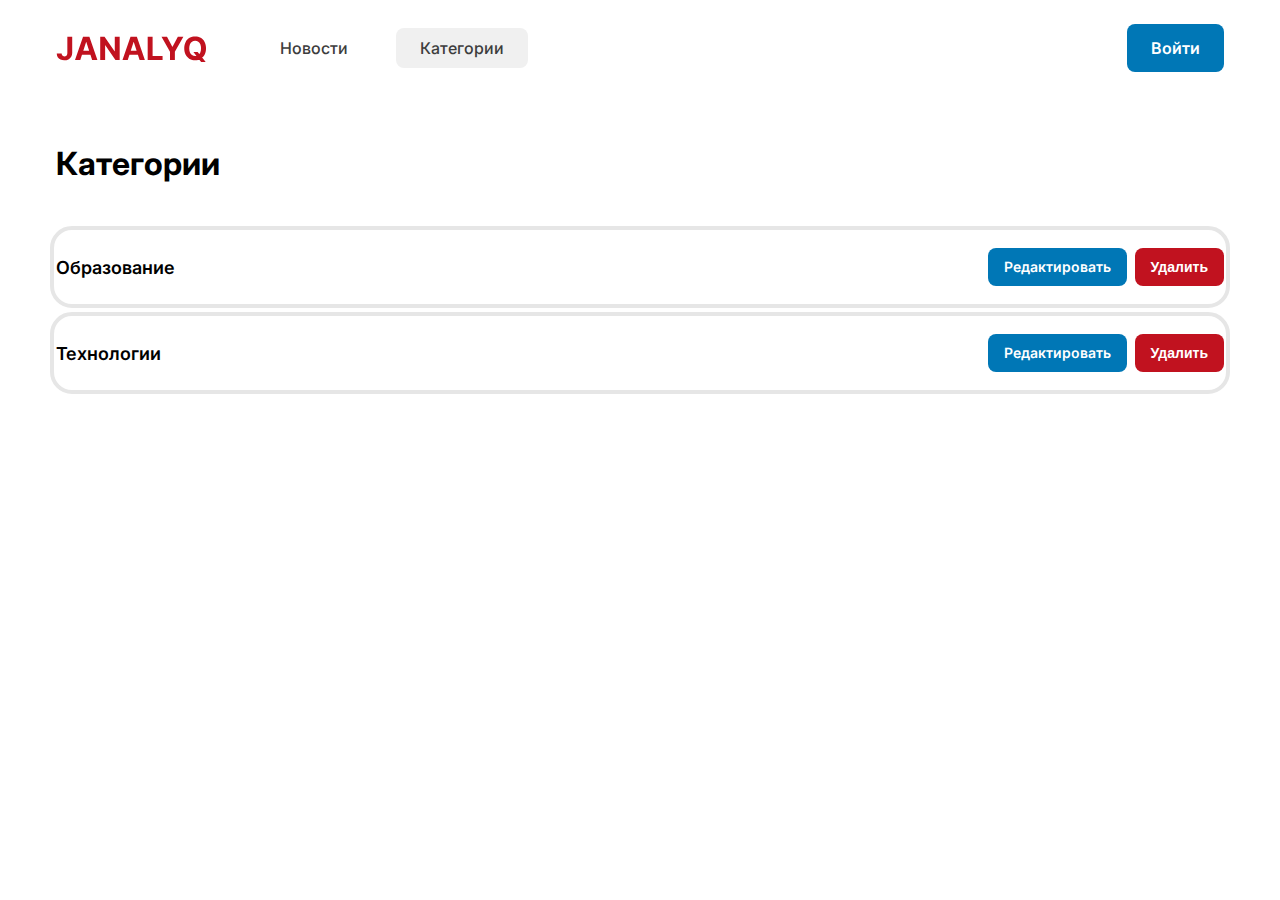
<file: categories.html>
<!doctype html>
<html lang="ru">
  <head>
    <title>Категории</title>
    <meta charset="UTF-8" />
    <meta name="viewport" content="width=device-width, initial-scale=1.0" />

    <link rel="stylesheet" href="./css/index.css" />

    <link rel="preconnect" href="https://fonts.googleapis.com" />
    <link rel="preconnect" href="https://fonts.gstatic.com" crossorigin />
    <link
      href="https://fonts.googleapis.com/css2?family=Inter:ital,opsz,wght@0,14..32,100..900;1,14..32,100..900&family=Roboto:ital,wght@0,100..900;1,100..900&family=Ubuntu:ital,wght@0,300;0,400;0,500;0,700;1,300;1,400;1,500;1,700&display=swap"
      rel="stylesheet"
    />
  </head>
  <body>
    <header class="header">
      <nav class="header__nav">
        <a href="./index.html" class="header__logo">
          <img src="./img/logo.svg" alt="Логотип" />
        </a>

        <ol class="header__nav-list">
          <li>
            <a href="./index.html" class="header__nav-link">Новости </a>
          </li>
          <li>
            <a
              href="./categories.html"
              class="header__nav-link header__nav-link--active"
              aria-current="page"
            >
              Категории
            </a>
          </li>
        </ol>
      </nav>
      <div class="header__auth">
        <a href="./login.html" class="button button--blue">Войти</a>
      </div>
    </header>

    <h1 class="categories__header">Категории</h1>

    <main>
      <div class="categories-list">
        <div class="categories__item">
          <p class="categories__title">Образование</p>

          <div class="categories__actions">
            <a
              href="./edit-cats.html?id=1"
              class="button button--blue button--small"
              >Редактировать
            </a>
            <button
              type="button"
              class="button button--red button--small"
              onclick="deleteCategories(1)"
            >
              Удалить
            </button>
          </div>
        </div>

        <div class="categories__item">
          <p class="categories__title">Технологии</p>

          <div class="categories__actions">
            <a
              href="./edit-cats.html?id=2"
              class="button button--blue button--small"
              >Редактировать
            </a>
            <button
              type="button"
              class="button button--red button--small"
              onclick="deleteCategories(2)"
            >
              Удалить
            </button>
          </div>
        </div>
      </div>
    </main>

    <script src="./js/categories.js"></script>
  </body>
</html>
</file>
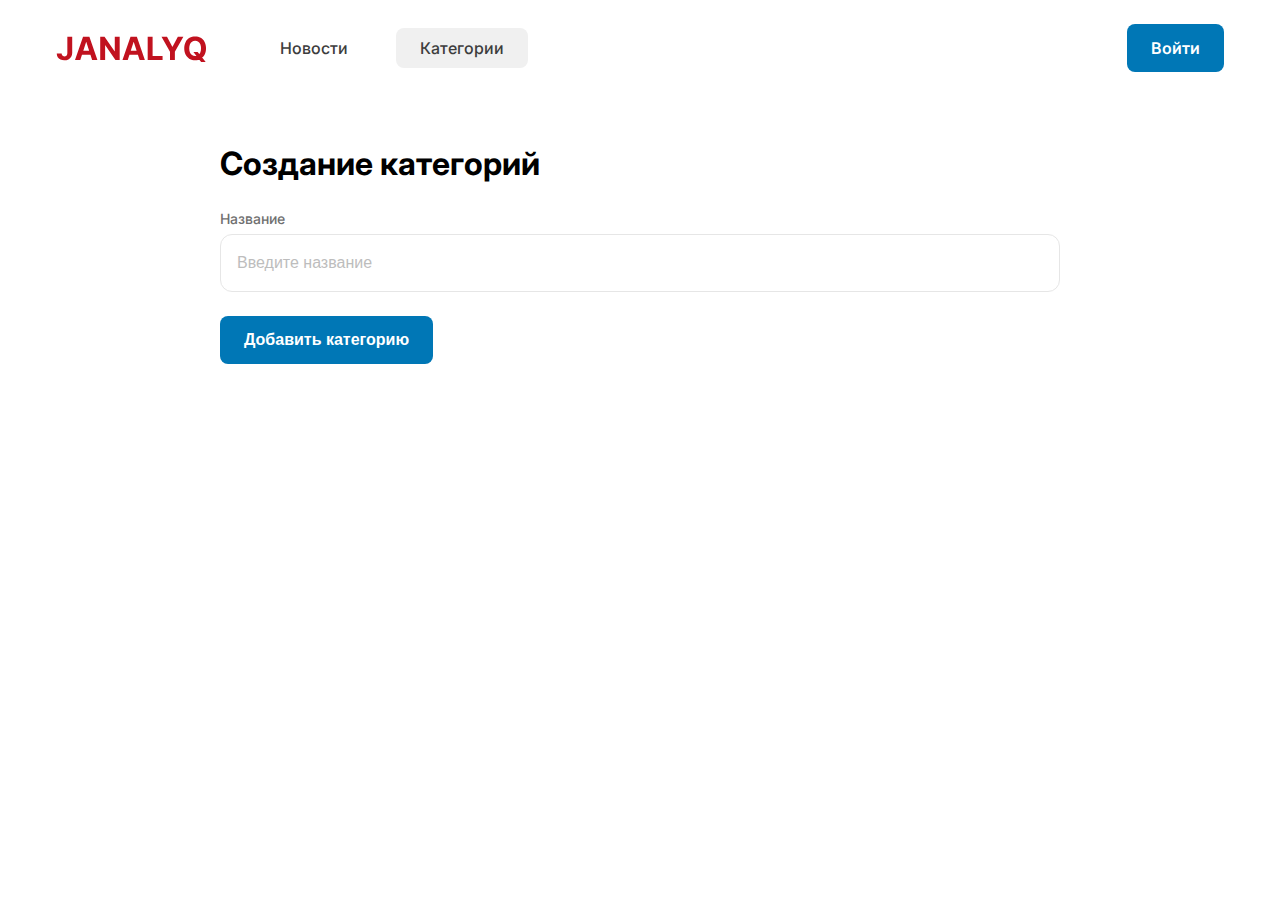
<file: create-cats.html>
<!doctype html>
<html lang="ru">
  <head>
    <title>Категории</title>
    <meta charset="UTF-8" />
    <meta name="viewport" content="width=device-width, initial-scale=1.0" />

    <link rel="stylesheet" href="./css/index.css" />
    <link rel="stylesheet" href="./css/details.css" />
    <link rel="stylesheet" href="./css/add_edit.css" />

    <link rel="preconnect" href="https://fonts.googleapis.com" />
    <link rel="preconnect" href="https://fonts.gstatic.com" crossorigin />
    <link
      href="https://fonts.googleapis.com/css2?family=Inter:ital,opsz,wght@0,14..32,100..900;1,14..32,100..900&family=Roboto:ital,wght@0,100..900;1,100..900&family=Ubuntu:ital,wght@0,300;0,400;0,500;0,700;1,300;1,400;1,500;1,700&display=swap"
      rel="stylesheet"
    />
  </head>
  <body>
    <header class="header">
      <nav class="header__nav">
        <a href="./index.html" class="header__logo">
          <img src="./img/logo.svg" alt="Логотип" />
        </a>

        <ol class="header__nav-list">
          <li>
            <a href="./index.html" class="header__nav-link">Новости</a>
          </li>
          <li>
            <a
              href="./categories.html"
              class="header__nav-link header__nav-link--active"
              aria-current="page"
              >Категории</a
            >
          </li>
        </ol>
      </nav>
      <div class="header__auth">
        <a href="./login.html" class="button button--blue">Войти</a>
      </div>
    </header>

    <main>
      <form class="cats-container">
        <h2 class="add-cats">Создание категорий</h2>
        <div class="cats-box">
          <label class="cats-name" for="name-input">Название</label>
          <input
            class="name-input"
            type="text"
            placeholder="Введите название"
          />
        </div>
        <button class="button button--blue">Добавить категорию</button>
      </form>
    </main>

    <script src="./js/create-cats.js"></script>
  </body>
</html>
</file>
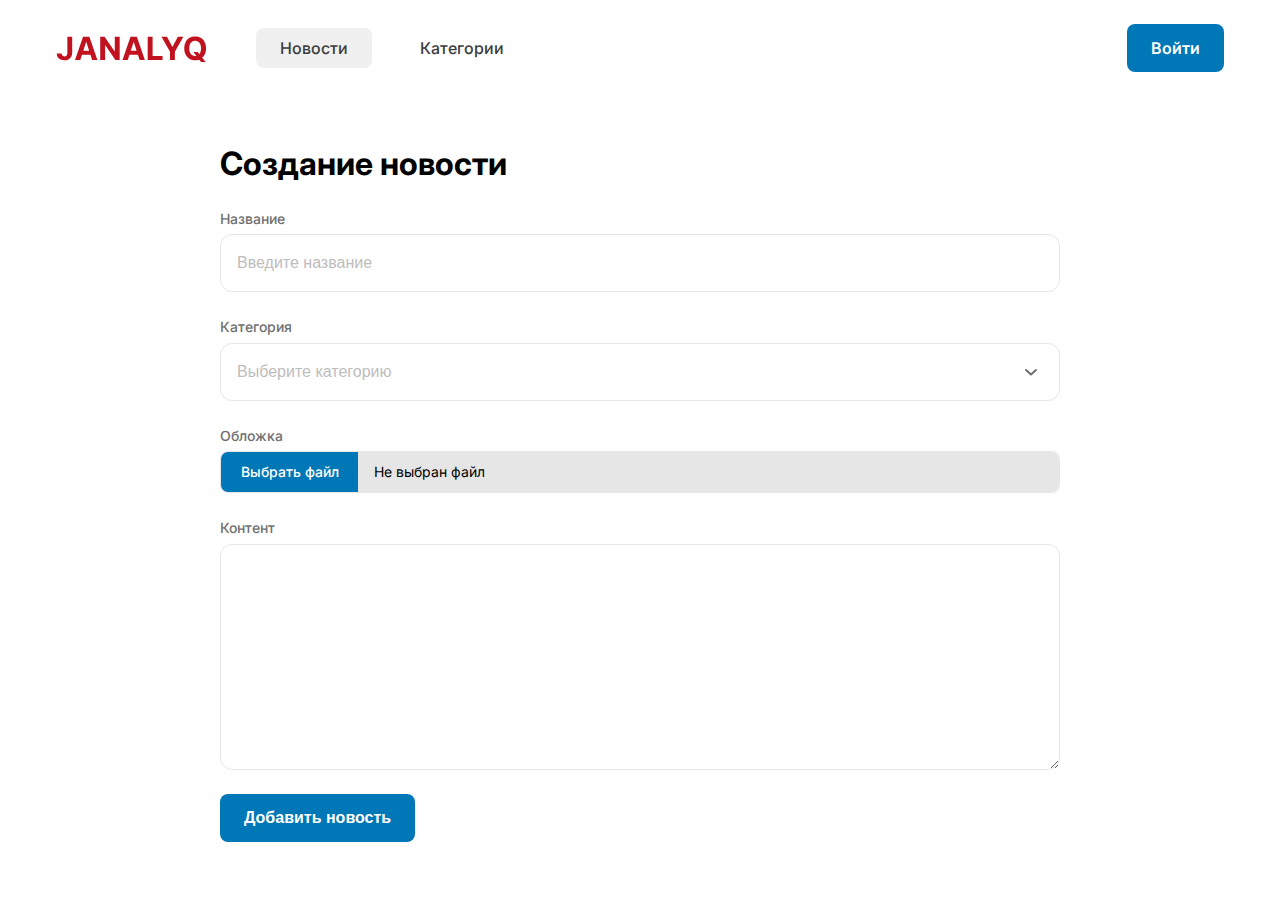
<file: create.html>
<!doctype html>
<html lang="ru">
  <head>
    <title>Новости</title>
    <meta charset="UTF-8" />
    <meta name="viewport" content="width=device-width, initial-scale=1.0" />

    <link rel="stylesheet" href="./css/index.css" />
    <link rel="stylesheet" href="./css/details.css" />
    <link rel="stylesheet" href="./css/add_edit.css" />

    <link rel="preconnect" href="https://fonts.googleapis.com" />
    <link rel="preconnect" href="https://fonts.gstatic.com" crossorigin />
    <link
      href="https://fonts.googleapis.com/css2?family=Inter:ital,opsz,wght@0,14..32,100..900;1,14..32,100..900&family=Roboto:ital,wght@0,100..900;1,100..900&family=Ubuntu:ital,wght@0,300;0,400;0,500;0,700;1,300;1,400;1,500;1,700&display=swap"
      rel="stylesheet"
    />
  </head>
  <body>
    <header class="header">
      <nav class="header__nav">
        <a href="./index.html" class="header__logo">
          <img src="./img/logo.svg" alt="Логотип" />
        </a>

        <ol class="header__nav-list">
          <li>
            <a
              href="./index.html"
              class="header__nav-link header__nav-link--active"
              aria-current="page"
              >Новости</a
            >
          </li>
          <li>
            <a href="./categories.html" class="header__nav-link">Категории</a>
          </li>
        </ol>
      </nav>
      <div class="header__auth">
        <a href="./login.html" class="button button--blue">Войти</a>
      </div>
    </header>

    <main>
      <form class="news-container">
        <h2 class="add-news">Создание новости</h2>
        <div class="news-box">
          <label class="news-name" for="name-input">Название</label>
          <input
            class="name-input"
            type="text"
            placeholder="Введите название"
          />
        </div>
        <div class="news-box">
          <label class="create_news-category" for="category-input"
            >Категория</label
          >
          <select class="category-input" name="category" required>
            <option value="" disabled selected hidden>
              Выберите категорию
            </option>
            <option value="1">string1</option>
            <option value="2">Спорт</option>
            <option value="3">Политика</option>
          </select>
        </div>
        <div class="news-box">
          <p class="news-cover">Обложка</p>
          <div class="cover-file">
            <label class="cover-button" for="file-input">Выбрать файл</label>
            <span class="cover-name">Не выбран файл</span>
            <input
              class="cover-input"
              type="file"
              id="file-input"
              required
              hidden
            />
          </div>
        </div>
        <div class="news-box">
          <label class="news-content" for="name-content">Контент</label>
          <textarea class="content-input" cols="50" rows="8"></textarea>
        </div>
        <button class="button button--blue">Добавить новость</button>
      </form>
    </main>

    <script src="./js/create.js"></script>
  </body>
</html>
</file>
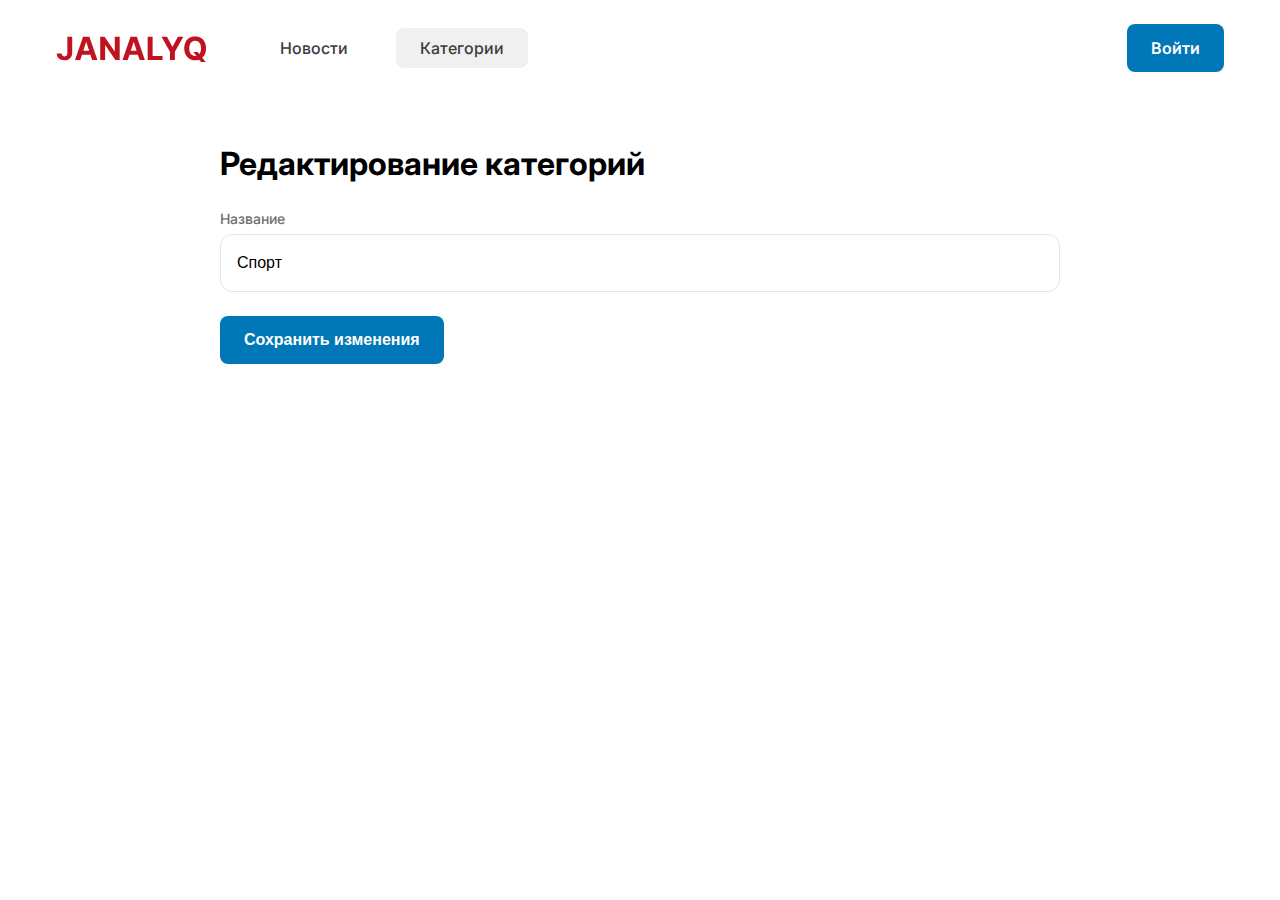
<file: edit-cats.html>
<!doctype html>
<html lang="ru">
  <head>
    <title>Категории</title>
    <meta charset="UTF-8" />
    <meta name="viewport" content="width=device-width, initial-scale=1.0" />

    <link rel="stylesheet" href="./css/index.css" />
    <link rel="stylesheet" href="./css/details.css" />
    <link rel="stylesheet" href="./css/add_edit.css" />

    <link rel="preconnect" href="https://fonts.googleapis.com" />
    <link rel="preconnect" href="https://fonts.gstatic.com" crossorigin />
    <link
      href="https://fonts.googleapis.com/css2?family=Inter:ital,opsz,wght@0,14..32,100..900;1,14..32,100..900&family=Roboto:ital,wght@0,100..900;1,100..900&family=Ubuntu:ital,wght@0,300;0,400;0,500;0,700;1,300;1,400;1,500;1,700&display=swap"
      rel="stylesheet"
    />
  </head>
  <body>
    <header class="header">
      <nav class="header__nav">
        <a href="./index.html" class="header__logo">
          <img src="./img/logo.svg" alt="Логотип" />
        </a>

        <ol class="header__nav-list">
          <li>
            <a href="./index.html" class="header__nav-link">Новости</a>
          </li>
          <li>
            <a
              href="./categories.html"
              class="header__nav-link header__nav-link--active"
              aria-current="page"
              >Категории</a
            >
          </li>
        </ol>
      </nav>
      <div class="header__auth">
        <a href="./login.html" class="button button--blue">Войти</a>
      </div>
    </header>

    <main>
      <form class="cats-container">
        <h2 class="add-cats">Редактирование категорий</h2>
        <div class="cats-box">
          <label class="cats-name" for="name-input">Название</label>
          <input class="name-input" type="text" value="Спорт" />
        </div>
        <button class="button button--blue">Сохранить изменения</button>
      </form>
    </main>

    <script src="./js/edit-cats.js"></script>
  </body>
</html>
</file>
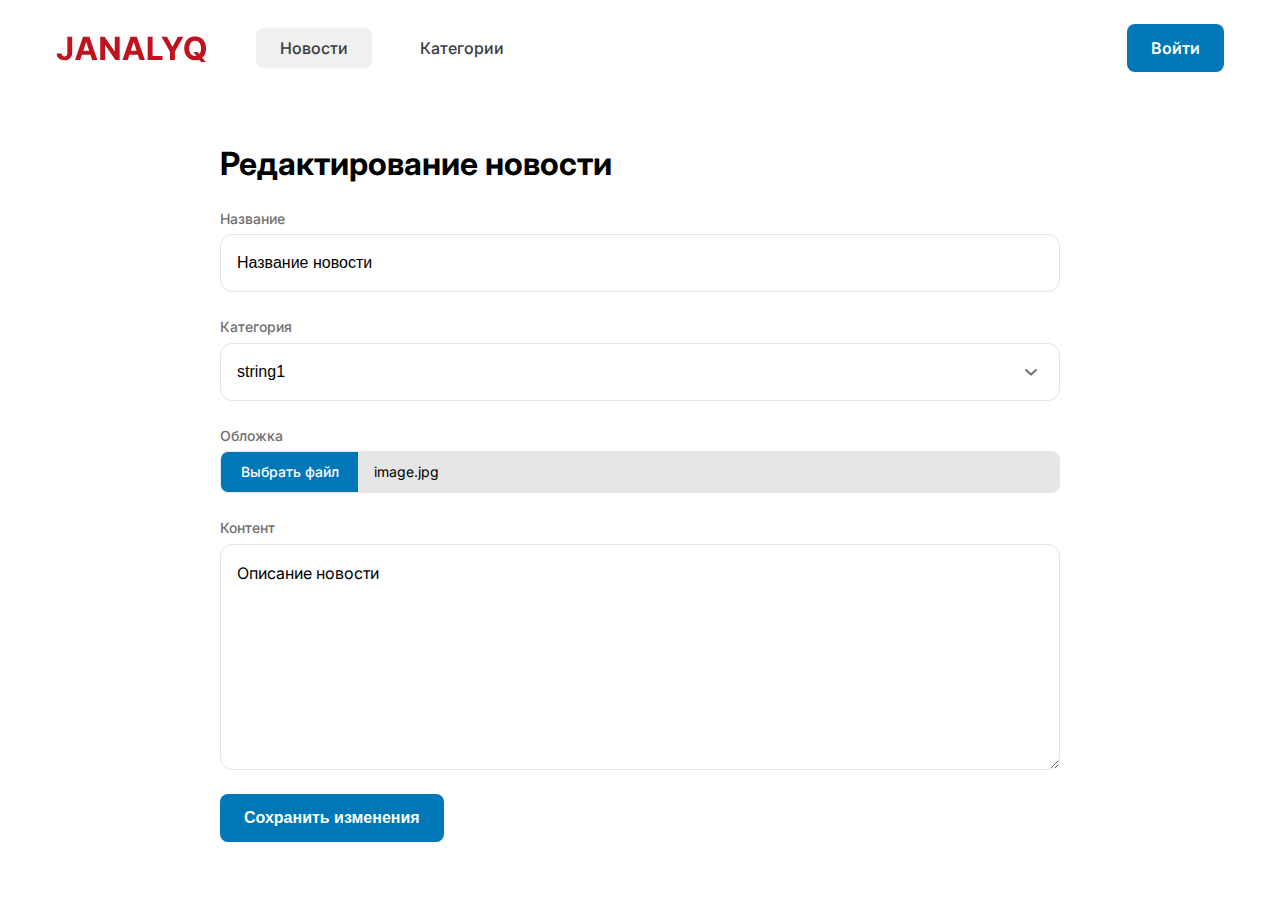
<file: edit.html>
<!doctype html>
<html lang="ru">
  <head>
    <title>Новости</title>
    <meta charset="UTF-8" />
    <meta name="viewport" content="width=device-width, initial-scale=1.0" />

    <link rel="stylesheet" href="./css/index.css" />
    <link rel="stylesheet" href="./css/details.css" />
    <link rel="stylesheet" href="./css/add_edit.css" />

    <link rel="preconnect" href="https://fonts.googleapis.com" />
    <link rel="preconnect" href="https://fonts.gstatic.com" crossorigin />
    <link
      href="https://fonts.googleapis.com/css2?family=Inter:ital,opsz,wght@0,14..32,100..900;1,14..32,100..900&family=Roboto:ital,wght@0,100..900;1,100..900&family=Ubuntu:ital,wght@0,300;0,400;0,500;0,700;1,300;1,400;1,500;1,700&display=swap"
      rel="stylesheet"
    />
  </head>
  <body>
    <header class="header">
      <nav class="header__nav">
        <a href="./index.html" class="header__logo">
          <img src="./img/logo.svg" alt="Логотип" />
        </a>

        <ol class="header__nav-list">
          <li>
            <a
              href="./index.html"
              class="header__nav-link header__nav-link--active"
              aria-current="page"
              >Новости
            </a>
          </li>
          <li>
            <a href="./categories.html" class="header__nav-link">Категории</a>
          </li>
        </ol>
      </nav>
      <div class="header__auth">
        <a href="./login.html" class="button button--blue">Войти</a>
      </div>
    </header>

    <main>
      <form class="news-container">
        <h2 class="edit-news">Редактирование новости</h2>
        <div class="news-box">
          <label class="news-name" for="name-input">Название</label>
          <input class="name-input" type="text" value="Название новости" />
        </div>
        <div class="news-box">
          <label class="edit_news-category" for="category-input"
            >Категория</label
          >
          <select class="category-input" name="category" required>
            <option value="1" selected>string1</option>
            <option value="2">Спорт</option>
            <option value="3">Политика</option>
          </select>
        </div>
        <div class="news-box">
          <p class="news-cover">Обложка</p>
          <div class="cover-file">
            <label class="cover-button" for="file-input">Выбрать файл</label>
            <span class="cover-name">image.jpg</span>
            <input
              class="cover-input"
              type="file"
              id="file-input"
              required
              hidden
            />
          </div>
        </div>
        <div class="news-box">
          <label class="news-content" for="name-content">Контент</label>
          <textarea class="content-input" cols="50" rows="8">
Описание новости</textarea
          >
        </div>
        <button class="button button--blue">Сохранить изменения</button>
      </form>
    </main>

    <script src="./js/edit.js"></script>
  </body>
</html>
</file>
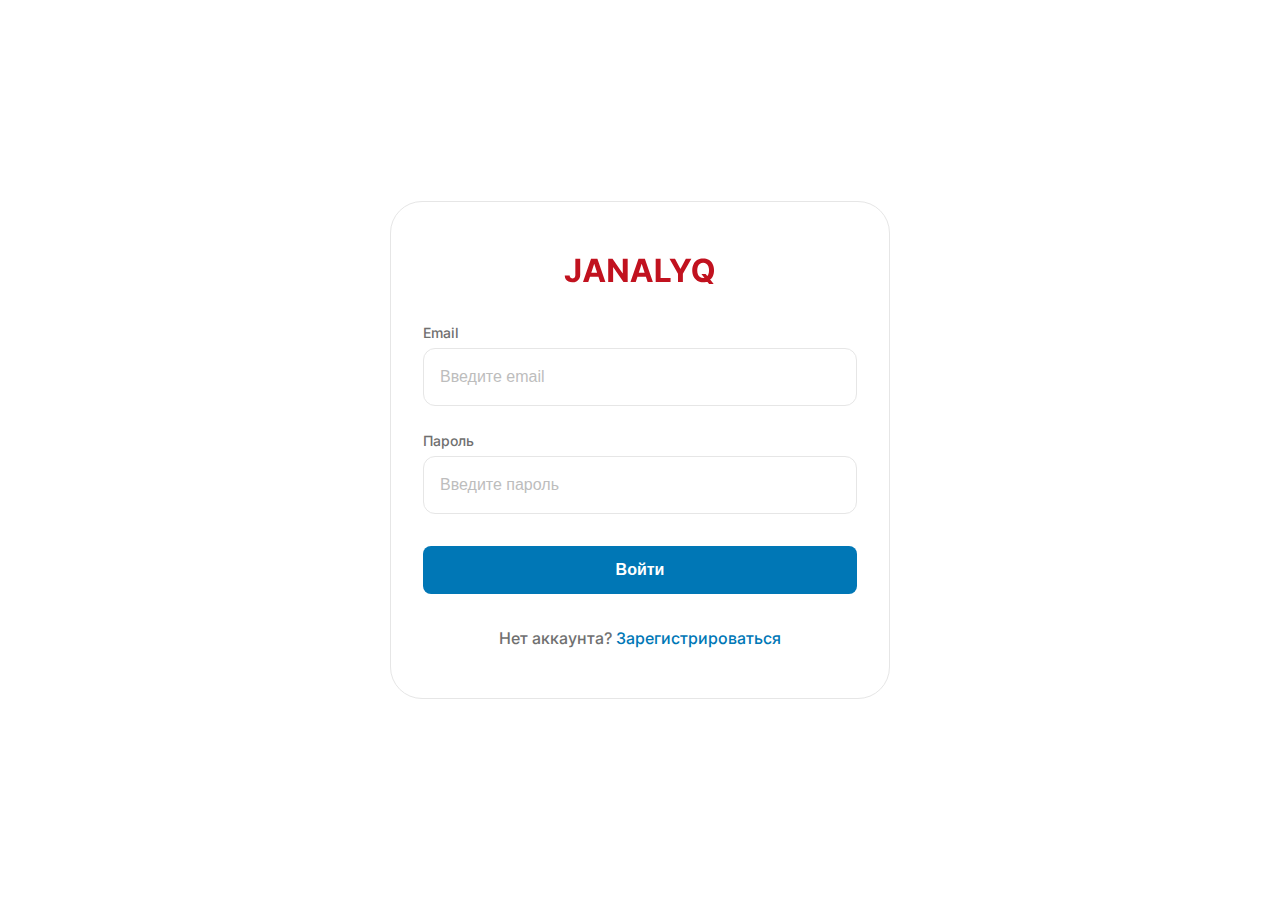
<file: login.html>
<!doctype html>
<html lang="ru">
  <head>
    <title>Авторизация</title>
    <meta charset="UTF-8" />
    <meta name="viewport" content="width=device-width, initial-scale=1.0" />

    <link rel="stylesheet" href="./css/index.css" />

    <link rel="preconnect" href="https://fonts.googleapis.com" />
    <link rel="preconnect" href="https://fonts.gstatic.com" crossorigin />
    <link
      href="https://fonts.googleapis.com/css2?family=Inter:ital,opsz,wght@0,14..32,100..900;1,14..32,100..900&family=Roboto:ital,wght@0,100..900;1,100..900&family=Ubuntu:ital,wght@0,300;0,400;0,500;0,700;1,300;1,400;1,500;1,700&display=swap"
      rel="stylesheet"
    />
  </head>
  <body>
    <div class="window">
      <form class="container">
        <a class="header__logo" href="./index.html">
          <img src="./img/logo.svg" alt="logo" width="152" height="40" />
        </a>
        <div class="info">
          <div class="login-box">
            <p class="email">Email</p>
            <input
              class="email-input"
              type="email"
              placeholder="Введите email"
            />
          </div>
          <div class="login-box">
            <p class="password">Пароль</p>
            <input
              class="password-input"
              type="password"
              placeholder="Введите пароль"
            />
          </div>
        </div>

        <button class="button button--blue login-button">Войти</button>
        <p class="register">
          Нет аккаунта?
          <a href="./register.html" class="register-link">Зарегистрироваться</a>
        </p>
        <!-- Аккаунт для авторизации:
        "email": "test@gmail.com",
        "password": "string1B" -->
      </form>
    </div>

    <script src="./js/login.js"></script>
  </body>
</html>
</file>
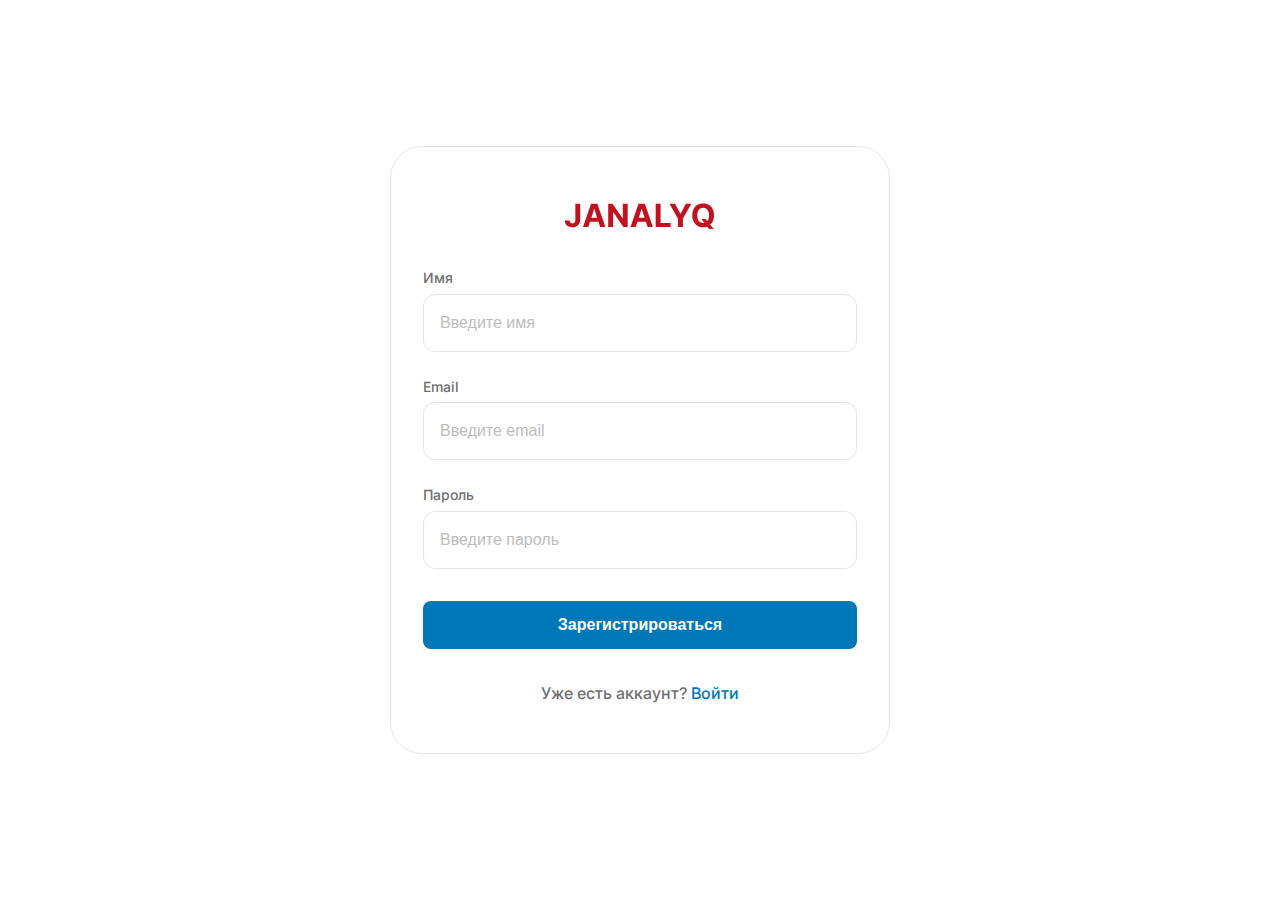
<file: register.html>
<!doctype html>
<html lang="ru">
  <head>
    <title>Регистрация</title>
    <meta charset="UTF-8" />
    <meta name="viewport" content="width=device-width, initial-scale=1.0" />

    <link rel="stylesheet" href="./css/index.css" />

    <link rel="preconnect" href="https://fonts.googleapis.com" />
    <link rel="preconnect" href="https://fonts.gstatic.com" crossorigin />
    <link
      href="https://fonts.googleapis.com/css2?family=Inter:ital,opsz,wght@0,14..32,100..900;1,14..32,100..900&family=Roboto:ital,wght@0,100..900;1,100..900&family=Ubuntu:ital,wght@0,300;0,400;0,500;0,700;1,300;1,400;1,500;1,700&display=swap"
      rel="stylesheet"
    />
  </head>
  <body>
    <div class="window">
      <form class="container">
        <a class="header__logo" href="./index.html">
          <img src="./img/logo.svg" alt="logo" width="152" height="40" />
        </a>
        <div class="info">
          <div class="register-box">
            <p class="name">Имя</p>
            <input
              class="name-input"
              type="text"
              name="name"
              placeholder="Введите имя"
            />
          </div>
          <div class="register-box">
            <p class="email">Email</p>
            <input
              class="email-input"
              type="email"
              placeholder="Введите email"
            />
          </div>
          <div class="register-box">
            <p class="password">Пароль</p>
            <input
              class="password-input"
              type="password"
              placeholder="Введите пароль"
            />
          </div>
        </div>

        <button class="button button--blue login-button">
          Зарегистрироваться
        </button>
        <p class="login">
          Уже есть аккаунт?
          <a href="./login.html" class="login-link">Войти</a>
        </p>
        <!-- {
                "email": "dfh@dfgd.com",
                "name": "string",
                "password": "string"
              } -->
        <!-- {
                "email": "gfjg@fifi.com",
                "name": "string",
                "password": "string"
              } -->
      </form>
    </div>
    <script src="./js/register.js"></script>
  </body>
</html>
</file>
<file: css/index.css>
@import url(button.css);
@import url(header.css);
@import url(user.css);
@import url(news.css);
@import url(categories.css);
@import url(login.css);
@import url(register.css);

*,
*::before,
*::after {
  box-sizing: border-box;
}

body {
  padding: 0;
  margin: 0;
  font-family: Inter, sans-serif;
}

* {
  margin: 0;
  padding: 0;
  box-sizing: border-box;
}
html,
body {
  min-height: 100vh;
  min-width: 100vw;
  overflow-x: auto;
  font-family: Inter, sans-serif;
}
</file>
<file: css/details.css>
main {
  margin-bottom: 48px;
  display: flex;
  flex-direction: column;
  padding: 0 220px;
  gap: 24px;
}
.news-title {
  line-height: 125%;
  letter-spacing: 0.005em;
}
.box {
  display: flex;
  align-items: center;
  gap: 16px;
}
.news-author,
.news-date,
.news-category {
  padding: 11.5px 16px;
  border: 1px solid #e6e6e6;
  border-radius: 8px;
  font-weight: 600;
  line-height: 150%;
  cursor: pointer;
  color: #3d3d3d;
}
.news-author {
  padding: 7.5px 16px;
}
.author__avatar img {
  display: block;
  border-radius: 16px;
  border: 1px solid #f0f0f0;
}
.news-author {
  display: flex;
  align-items: center;
  gap: 12px;
}
.news-image {
  border-radius: 24px;
  object-fit: cover;
}
.news-content {
  font-size: 18px;
  line-height: 150%;
}
.news-actions {
  display: flex;
  flex-direction: column;
  gap: 10px;
  position: fixed;
  bottom: 56px;
  right: 56px;
  z-index: 1000;
}
.news-actions button,
.news-actions a {
  line-height: 0;
  border-radius: 40px;
  padding: 24px;
  border: none;
  cursor: pointer;
}
</file>
<file: css/add_edit.css>
.news-container,
.cats-container {
  display: flex;
  flex-direction: column;
  gap: 24px;
}
.add-news,
.add-cats,
.edit-news {
  font-size: 32px;
  line-height: 125%;
}
.news-box,
.cats-box {
  display: flex;
  flex-direction: column;
  gap: 4px;
}
.news-name,
.cats-name,
.create_news-category,
.edit_news-category,
.news-cover,
.news-content {
  font-size: 16px;
  line-height: 150%;
  font-weight: 500;
  font-size: 14px;
  line-height: 160%;
  color: #707070;
}
.name-input,
.category-input,
.cover-file,
.content-input {
  font-size: 16px;
  line-height: 150%;
  width: 100%;
  padding: 16px;
  border-radius: 12px;
  border: 1px solid #e6e6e6;
}
.cover-file {
  display: flex;
  height: 42px;
  flex-direction: row;
  flex-wrap: nowrap;
  align-items: center;
  padding: 0;
  border-radius: 8px;
  overflow: hidden;
}
.cover-button {
  padding: 10px 19px 10px 20px;
  white-space: nowrap;
  width: 138px;
  height: inherit;
  font-weight: 500;
  font-size: 14px;
  line-height: 150%;
  user-select: none;
  cursor: pointer;
  color: #fff;
  background-color: #0077b6;
  transition: background 0.2s;
}
.cover-button:hover {
  background-color: #52b788;
}
.cover-name {
  padding: 12px 16px;
  width: 862px;
  height: inherit;
  font-size: 14px;
  line-height: 125%;
  white-space: nowrap;
  overflow: hidden;
  text-overflow: ellipsis;
  background-color: #e6e6e6;
}
input:focus,
select:focus,
textarea:focus {
  outline: 2px solid #c1121f;
}
.category-input {
  appearance: none;
  background: url("../img/chevron-down.svg") no-repeat right 16px center;
  background-size: 24px;
  cursor: pointer;
}
select:required:invalid {
  color: #bdbdbd;
}
select option {
  color: #000;
}
.content-input {
  font-family: unset;
}
.news-container button,
.cats-container button {
  white-space: nowrap;
  width: fit-content;
}
</file>
